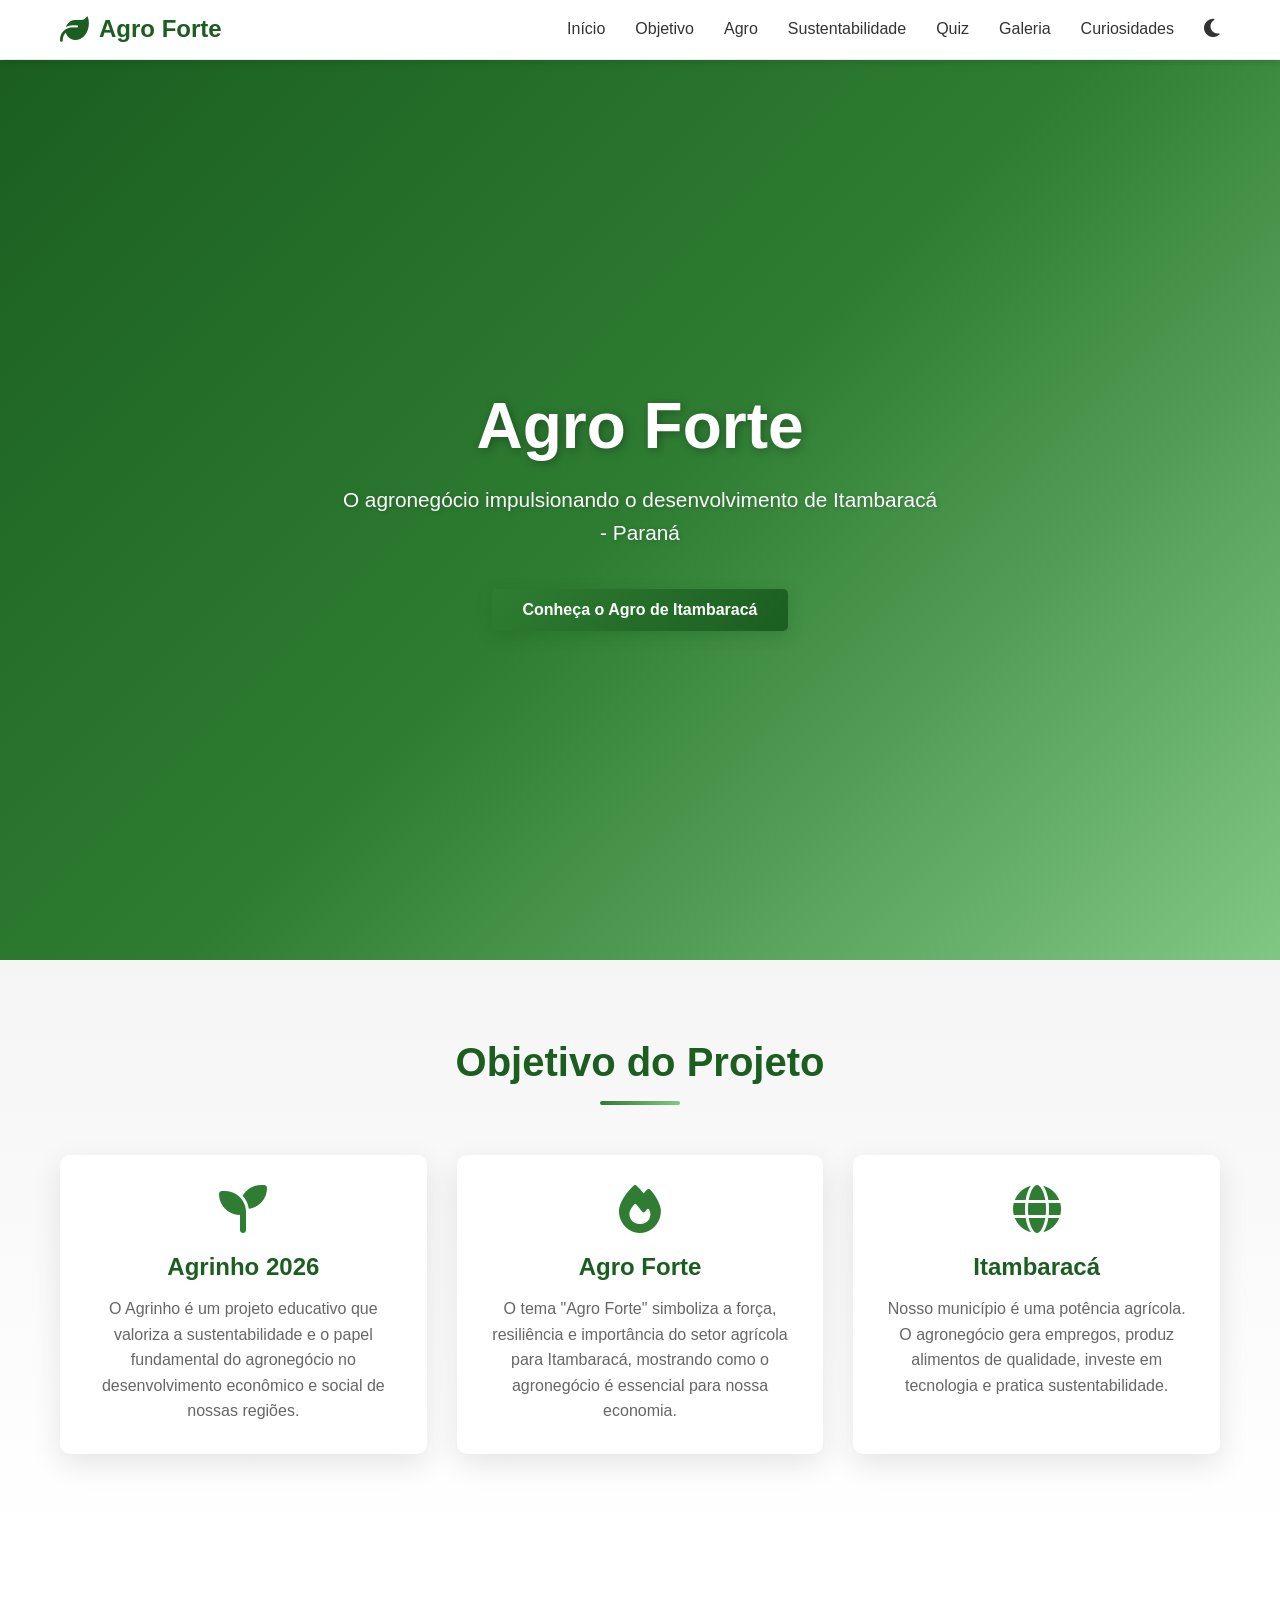
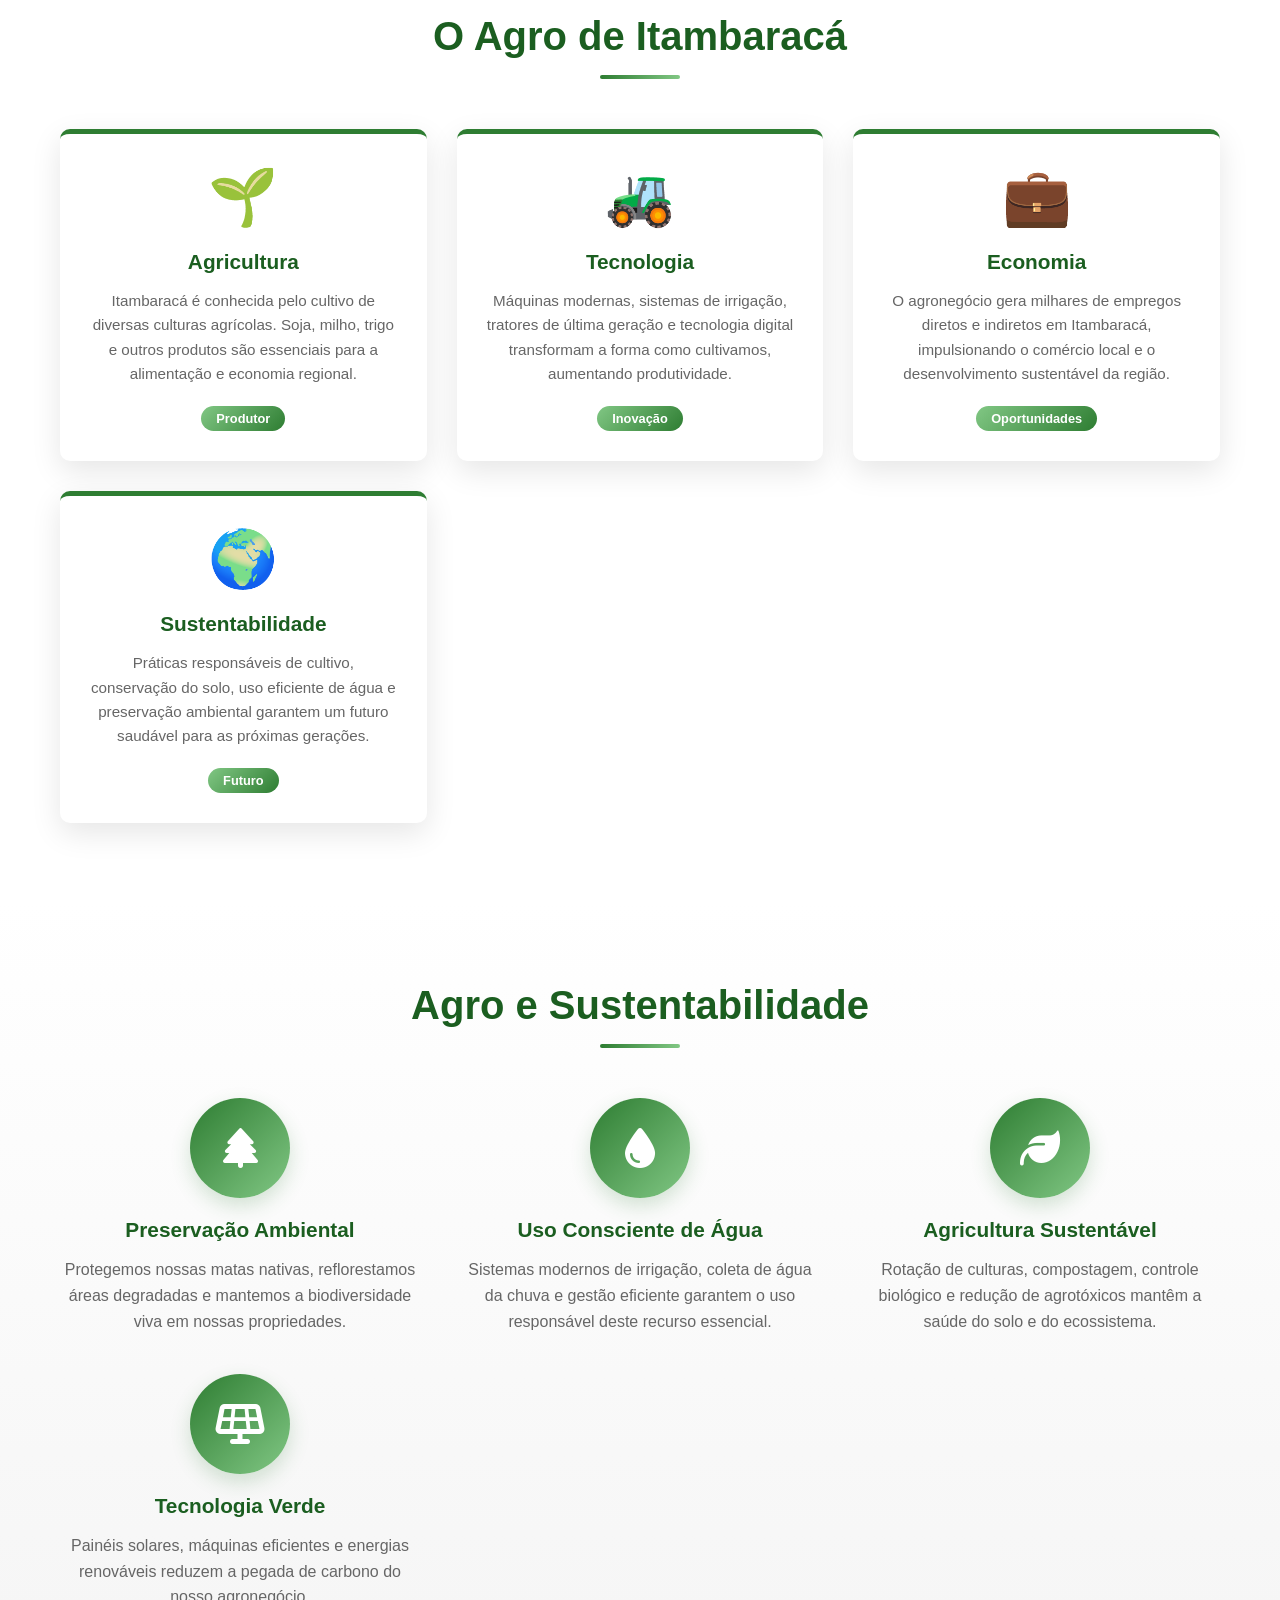
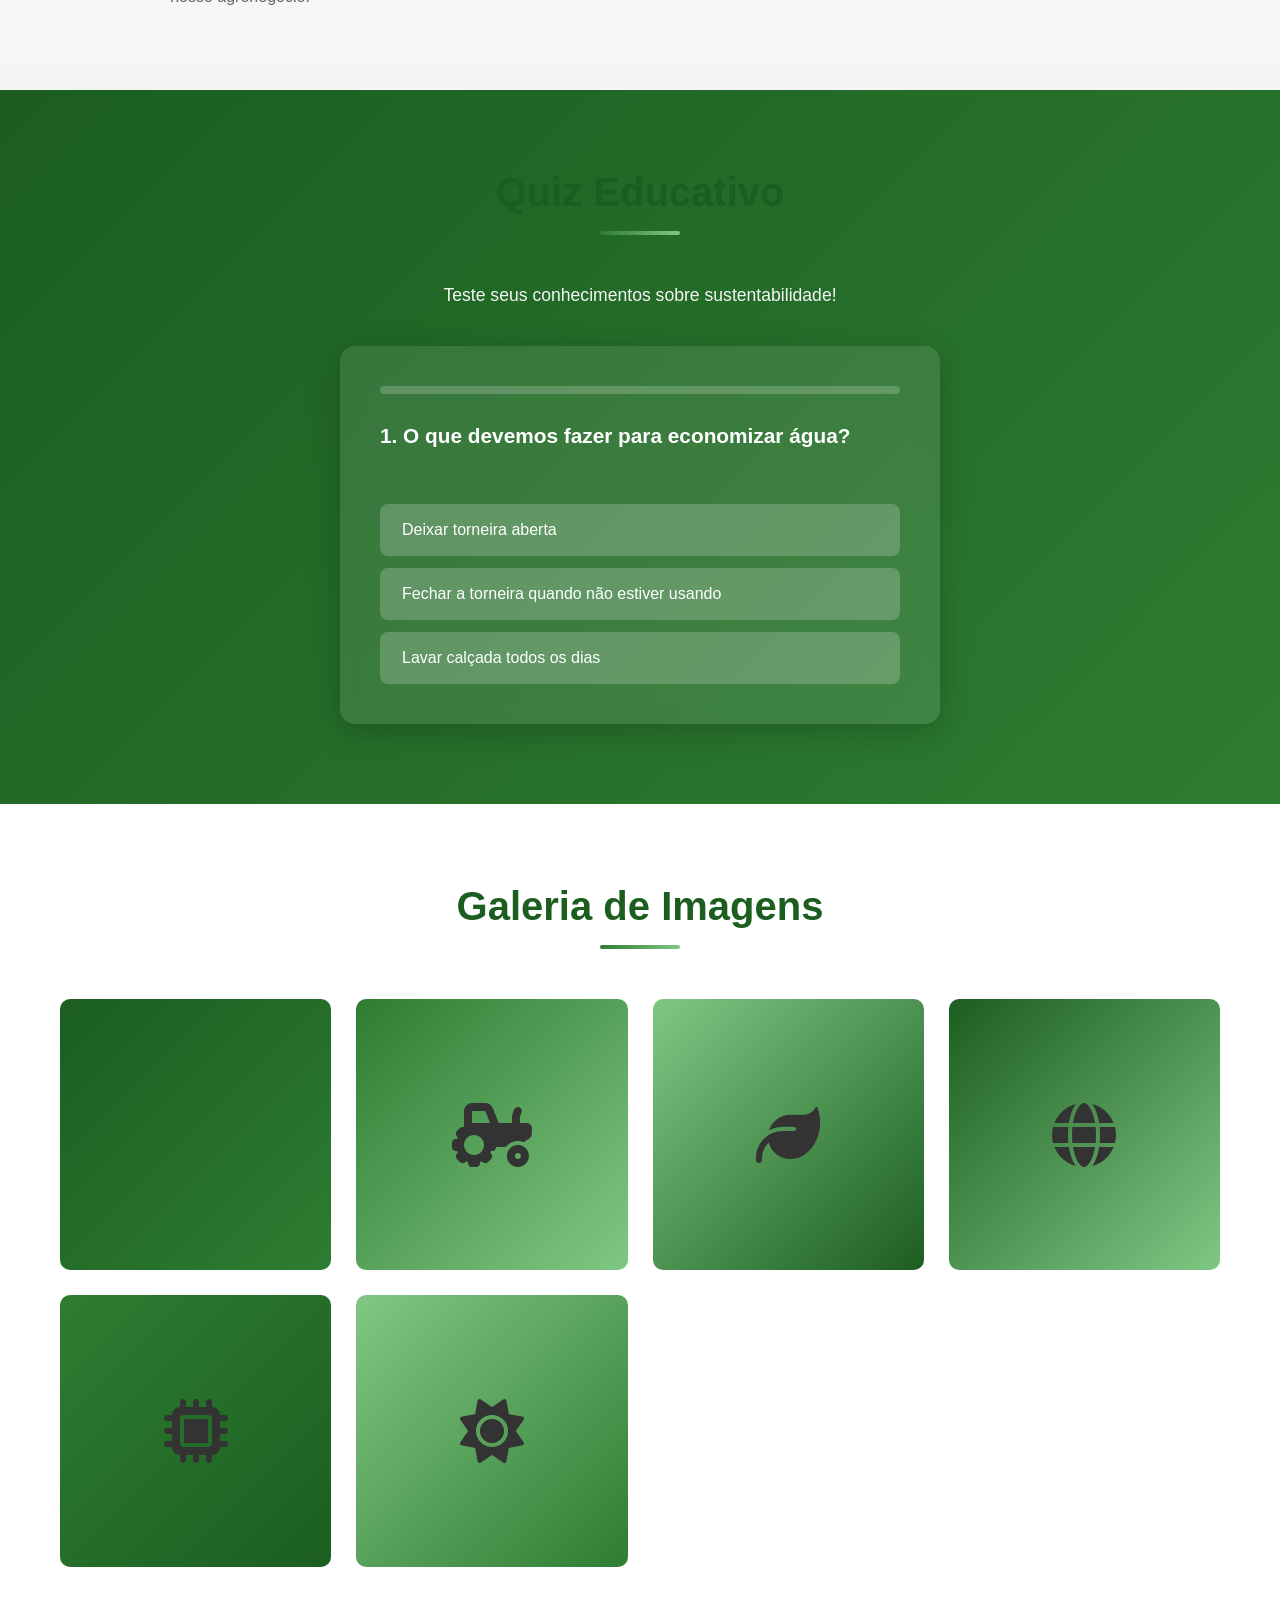
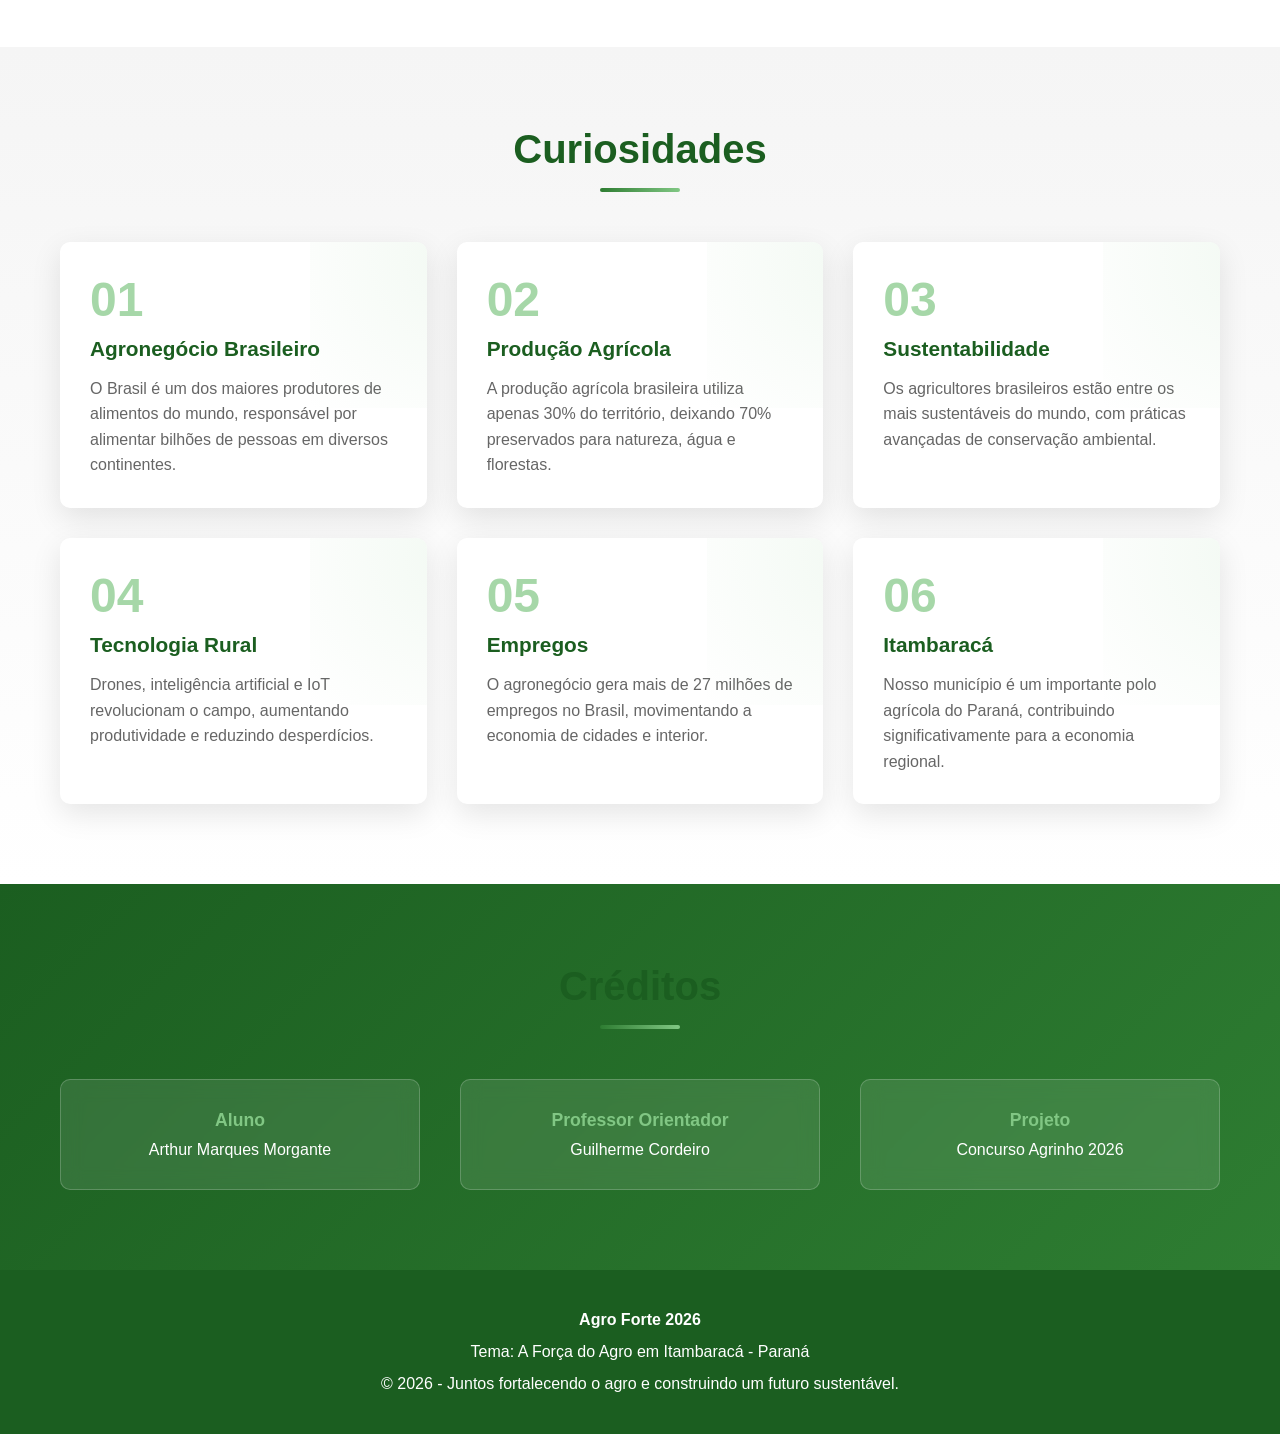
<file: index.html>
<!DOCTYPE html>
<html lang="pt-BR">
<head>
    <meta charset="UTF-8">
    <meta name="viewport" content="width=device-width, initial-scale=1.0">
    <title>Agro Forte - Projeto Agrinho 2026</title>
    <link rel="stylesheet" href="styles.css">
    <link rel="stylesheet" href="https://cdnjs.cloudflare.com/ajax/libs/font-awesome/6.4.0/css/all.min.css">
</head>
<body>
    <!-- Header/Navbar -->
    <header class="header">
        <div class="container">
            <div class="logo">
                <i class="fas fa-leaf"></i>
                <span>Agro Forte</span>
            </div>
            <nav class="nav">
                <button class="menu-toggle" id="menuToggle">
                    <i class="fas fa-bars"></i>
                </button>
                <ul class="nav-menu" id="navMenu">
                    <li><a href="#hero">Início</a></li>
                    <li><a href="#objetivo">Objetivo</a></li>
                    <li><a href="#cards">Agro</a></li>
                    <li><a href="#sustentabilidade">Sustentabilidade</a></li>
                    <li><a href="#quiz">Quiz</a></li>
                    <li><a href="#galeria">Galeria</a></li>
                    <li><a href="#curiosidades">Curiosidades</a></li>
                    <li><button class="theme-toggle" id="themeToggle">
                        <i class="fas fa-moon"></i>
                    </button></li>
                </ul>
            </nav>
        </div>
    </header>

    <!-- Hero Section -->
    <section id="hero" class="hero">
        <div class="parallax-bg" id="parallaxBg"></div>
        <div class="hero-content">
            <h1 class="hero-title animate-in">Agro Forte</h1>
            <p class="hero-subtitle animate-in">O agronegócio impulsionando o desenvolvimento de Itambaracá - Paraná</p>
            <button class="btn btn-primary" id="scrollBtn">Conheça o Agro de Itambaracá</button>
        </div>
    </section>

    <!-- Objetivo Section -->
    <section id="objetivo" class="section objetivo-section">
        <div class="container">
            <h2 class="section-title">Objetivo do Projeto</h2>
            <div class="objetivo-content">
                <div class="objetivo-card fade-in-up">
                    <i class="fas fa-seedling"></i>
                    <h3>Agrinho 2026</h3>
                    <p>O Agrinho é um projeto educativo que valoriza a sustentabilidade e o papel fundamental do agronegócio no desenvolvimento econômico e social de nossas regiões.</p>
                </div>
                <div class="objetivo-card fade-in-up" style="animation-delay: 0.2s;">
                    <i class="fas fa-fire"></i>
                    <h3>Agro Forte</h3>
                    <p>O tema "Agro Forte" simboliza a força, resiliência e importância do setor agrícola para Itambaracá, mostrando como o agronegócio é essencial para nossa economia.</p>
                </div>
                <div class="objetivo-card fade-in-up" style="animation-delay: 0.4s;">
                    <i class="fas fa-globe"></i>
                    <h3>Itambaracá</h3>
                    <p>Nosso município é uma potência agrícola. O agronegócio gera empregos, produz alimentos de qualidade, investe em tecnologia e pratica sustentabilidade.</p>
                </div>
            </div>
        </div>
    </section>

    <!-- Cards Agro Section -->
    <section id="cards" class="section cards-section">
        <div class="container">
            <h2 class="section-title">O Agro de Itambaracá</h2>
            <div class="cards-grid">
                <div class="card fade-in-up">
                    <div class="card-icon">🌱</div>
                    <h3>Agricultura</h3>
                    <p>Itambaracá é conhecida pelo cultivo de diversas culturas agrícolas. Soja, milho, trigo e outros produtos são essenciais para a alimentação e economia regional.</p>
                    <div class="card-footer">
                        <span class="badge">Produtor</span>
                    </div>
                </div>

                <div class="card fade-in-up" style="animation-delay: 0.1s;">
                    <div class="card-icon">🚜</div>
                    <h3>Tecnologia</h3>
                    <p>Máquinas modernas, sistemas de irrigação, tratores de última geração e tecnologia digital transformam a forma como cultivamos, aumentando produtividade.</p>
                    <div class="card-footer">
                        <span class="badge">Inovação</span>
                    </div>
                </div>

                <div class="card fade-in-up" style="animation-delay: 0.2s;">
                    <div class="card-icon">💼</div>
                    <h3>Economia</h3>
                    <p>O agronegócio gera milhares de empregos diretos e indiretos em Itambaracá, impulsionando o comércio local e o desenvolvimento sustentável da região.</p>
                    <div class="card-footer">
                        <span class="badge">Oportunidades</span>
                    </div>
                </div>

                <div class="card fade-in-up" style="animation-delay: 0.3s;">
                    <div class="card-icon">🌍</div>
                    <h3>Sustentabilidade</h3>
                    <p>Práticas responsáveis de cultivo, conservação do solo, uso eficiente de água e preservação ambiental garantem um futuro saudável para as próximas gerações.</p>
                    <div class="card-footer">
                        <span class="badge">Futuro</span>
                    </div>
                </div>
            </div>
        </div>
    </section>

    <!-- Sustentabilidade Section -->
    <section id="sustentabilidade" class="section sustentabilidade-section">
        <div class="container">
            <h2 class="section-title">Agro e Sustentabilidade</h2>
            <div class="sustentabilidade-content">
                <div class="sustent-item fade-in-up">
                    <div class="sustent-icon">
                        <i class="fas fa-tree"></i>
                    </div>
                    <h3>Preservação Ambiental</h3>
                    <p>Protegemos nossas matas nativas, reflorestamos áreas degradadas e mantemos a biodiversidade viva em nossas propriedades.</p>
                </div>

                <div class="sustent-item fade-in-up" style="animation-delay: 0.1s;">
                    <div class="sustent-icon">
                        <i class="fas fa-droplet"></i>
                    </div>
                    <h3>Uso Consciente de Água</h3>
                    <p>Sistemas modernos de irrigação, coleta de água da chuva e gestão eficiente garantem o uso responsável deste recurso essencial.</p>
                </div>

                <div class="sustent-item fade-in-up" style="animation-delay: 0.2s;">
                    <div class="sustent-icon">
                        <i class="fas fa-leaf"></i>
                    </div>
                    <h3>Agricultura Sustentável</h3>
                    <p>Rotação de culturas, compostagem, controle biológico e redução de agrotóxicos mantêm a saúde do solo e do ecossistema.</p>
                </div>

                <div class="sustent-item fade-in-up" style="animation-delay: 0.3s;">
                    <div class="sustent-icon">
                        <i class="fas fa-solar-panel"></i>
                    </div>
                    <h3>Tecnologia Verde</h3>
                    <p>Painéis solares, máquinas eficientes e energias renováveis reduzem a pegada de carbono do nosso agronegócio.</p>
                </div>
            </div>
        </div>
    </section>

    <!-- Quiz Section -->
    <section id="quiz" class="section quiz-section">
        <div class="container">
            <h2 class="section-title">Quiz Educativo</h2>
            <p class="quiz-subtitle">Teste seus conhecimentos sobre sustentabilidade!</p>
            
            <div class="quiz-container" id="quizContainer">
                <div class="quiz-progress">
                    <div class="progress-bar" id="progressBar"></div>
                </div>
                
                <div class="quiz-content">
                    <div id="quizQuestion" class="quiz-question"></div>
                    <div id="quizOptions" class="quiz-options"></div>
                </div>

                <div id="quizResult" class="quiz-result hidden">
                    <h3>Parabéns! 🎉</h3>
                    <p class="result-score" id="resultScore"></p>
                    <p class="result-message" id="resultMessage"></p>
                    <button class="btn btn-primary" onclick="resetQuiz()">Refazer Quiz</button>
                </div>
            </div>
        </div>
    </section>

    <!-- Galeria Section -->
    <section id="galeria" class="section galeria-section">
        <div class="container">
            <h2 class="section-title">Galeria de Imagens</h2>
            <div class="galeria-grid">
                <div class="galeria-item fade-in-up">
                    <div class="galeria-image" style="background: linear-gradient(135deg, #1B5E20 0%, #2E7D32 100%);">
                        <i class="fas fa-wheat"></i>
                    </div>
                    <p>Campos de Agricultura</p>
                </div>

                <div class="galeria-item fade-in-up" style="animation-delay: 0.1s;">
                    <div class="galeria-image" style="background: linear-gradient(135deg, #2E7D32 0%, #81C784 100%);">
                        <i class="fas fa-tractor"></i>
                    </div>
                    <p>Máquinas Modernas</p>
                </div>

                <div class="galeria-item fade-in-up" style="animation-delay: 0.2s;">
                    <div class="galeria-image" style="background: linear-gradient(135deg, #81C784 0%, #1B5E20 100%);">
                        <i class="fas fa-leaf"></i>
                    </div>
                    <p>Plantações Verdes</p>
                </div>

                <div class="galeria-item fade-in-up" style="animation-delay: 0.3s;">
                    <div class="galeria-image" style="background: linear-gradient(135deg, #1B5E20 0%, #81C784 100%);">
                        <i class="fas fa-globe"></i>
                    </div>
                    <p>Sustentabilidade</p>
                </div>

                <div class="galeria-item fade-in-up" style="animation-delay: 0.4s;">
                    <div class="galeria-image" style="background: linear-gradient(135deg, #2E7D32 0%, #1B5E20 100%);">
                        <i class="fas fa-microchip"></i>
                    </div>
                    <p>Tecnologia Rural</p>
                </div>

                <div class="galeria-item fade-in-up" style="animation-delay: 0.5s;">
                    <div class="galeria-image" style="background: linear-gradient(135deg, #81C784 0%, #2E7D32 100%);">
                        <i class="fas fa-sun"></i>
                    </div>
                    <p>Energia Renovável</p>
                </div>
            </div>
        </div>
    </section>

    <!-- Curiosidades Section -->
    <section id="curiosidades" class="section curiosidades-section">
        <div class="container">
            <h2 class="section-title">Curiosidades</h2>
            <div class="curiosidades-grid">
                <div class="curiosidade-card fade-in-up">
                    <div class="curiosidade-number">01</div>
                    <h3>Agronegócio Brasileiro</h3>
                    <p>O Brasil é um dos maiores produtores de alimentos do mundo, responsável por alimentar bilhões de pessoas em diversos continentes.</p>
                </div>

                <div class="curiosidade-card fade-in-up" style="animation-delay: 0.1s;">
                    <div class="curiosidade-number">02</div>
                    <h3>Produção Agrícola</h3>
                    <p>A produção agrícola brasileira utiliza apenas 30% do território, deixando 70% preservados para natureza, água e florestas.</p>
                </div>

                <div class="curiosidade-card fade-in-up" style="animation-delay: 0.2s;">
                    <div class="curiosidade-number">03</div>
                    <h3>Sustentabilidade</h3>
                    <p>Os agricultores brasileiros estão entre os mais sustentáveis do mundo, com práticas avançadas de conservação ambiental.</p>
                </div>

                <div class="curiosidade-card fade-in-up" style="animation-delay: 0.3s;">
                    <div class="curiosidade-number">04</div>
                    <h3>Tecnologia Rural</h3>
                    <p>Drones, inteligência artificial e IoT revolucionam o campo, aumentando produtividade e reduzindo desperdícios.</p>
                </div>

                <div class="curiosidade-card fade-in-up" style="animation-delay: 0.4s;">
                    <div class="curiosidade-number">05</div>
                    <h3>Empregos</h3>
                    <p>O agronegócio gera mais de 27 milhões de empregos no Brasil, movimentando a economia de cidades e interior.</p>
                </div>

                <div class="curiosidade-card fade-in-up" style="animation-delay: 0.5s;">
                    <div class="curiosidade-number">06</div>
                    <h3>Itambaracá</h3>
                    <p>Nosso município é um importante polo agrícola do Paraná, contribuindo significativamente para a economia regional.</p>
                </div>
            </div>
        </div>
    </section>

    <!-- Créditos Section -->
    <section id="creditos" class="section creditos-section">
        <div class="container">
            <h2 class="section-title">Créditos</h2>
            <div class="creditos-content">
                <div class="credito-item">
                    <h4>Aluno</h4>
                    <p>Arthur Marques Morgante</p>
                </div>
                <div class="credito-item">
                    <h4>Professor Orientador</h4>
                    <p>Guilherme Cordeiro</p>
                </div>
                <div class="credito-item">
                    <h4>Projeto</h4>
                    <p>Concurso Agrinho 2026</p>
                </div>
            </div>
        </div>
    </section>

    <!-- Footer -->
    <footer class="footer">
        <div class="container">
            <div class="footer-content">
                <p><strong>Agro Forte 2026</strong></p>
                <p>Tema: A Força do Agro em Itambaracá - Paraná</p>
                <p>© 2026 - Juntos fortalecendo o agro e construindo um futuro sustentável.</p>
            </div>
        </div>
    </footer>

    <!-- Back to Top Button -->
    <button class="back-to-top" id="backToTopBtn">
        <i class="fas fa-arrow-up"></i>
    </button>

    <script src="script.js"></script>
</body>
</html>
</file>
<file: styles.css>
/* ======================== */
/* VARIÁVEIS E RESET */
/* ======================== */

:root {
    --color-dark-green: #1B5E20;
    --color-medium-green: #2E7D32;
    --color-light-green: #81C784;
    --color-white: #FFFFFF;
    --color-light-gray: #F5F5F5;
    --color-dark-gray: #333333;
    --color-text: #333333;
    --transition: all 0.3s ease;
    --shadow: 0 10px 30px rgba(0, 0, 0, 0.1);
    --shadow-hover: 0 15px 40px rgba(0, 0, 0, 0.15);
}

/* Dark Mode */
body.dark-mode {
    --color-dark-gray: #FFFFFF;
    --color-text: #FFFFFF;
    --color-light-gray: #1A1A1A;
    background-color: #0D0D0D;
    color: #FFFFFF;
}

* {
    margin: 0;
    padding: 0;
    box-sizing: border-box;
}

html {
    scroll-behavior: smooth;
}

body {
    font-family: 'Segoe UI', Tahoma, Geneva, Verdana, sans-serif;
    background-color: var(--color-white);
    color: var(--color-text);
    transition: background-color 0.3s ease;
}

/* ======================== */
/* LAYOUT GERAL */
/* ======================== */

.container {
    max-width: 1200px;
    margin: 0 auto;
    padding: 0 20px;
}

.section {
    padding: 80px 0;
}

.section-title {
    font-size: 2.5rem;
    color: var(--color-dark-green);
    text-align: center;
    margin-bottom: 50px;
    font-weight: 700;
    position: relative;
    padding-bottom: 20px;
}

.section-title::after {
    content: '';
    position: absolute;
    bottom: 0;
    left: 50%;
    transform: translateX(-50%);
    width: 80px;
    height: 4px;
    background: linear-gradient(90deg, var(--color-medium-green), var(--color-light-green));
    border-radius: 2px;
}

body.dark-mode .section-title {
    color: var(--color-light-green);
}

/* ======================== */
/* HEADER/NAVBAR */
/* ======================== */

.header {
    position: fixed;
    top: 0;
    left: 0;
    right: 0;
    background: var(--color-white);
    box-shadow: 0 4px 6px rgba(0, 0, 0, 0.1);
    z-index: 1000;
    transition: var(--transition);
}

body.dark-mode .header {
    background: #1A1A1A;
    color: var(--color-white);
}

.header .container {
    display: flex;
    justify-content: space-between;
    align-items: center;
    padding: 15px 20px;
}

.logo {
    display: flex;
    align-items: center;
    gap: 10px;
    font-size: 1.5rem;
    font-weight: 700;
    color: var(--color-dark-green);
    text-decoration: none;
}

body.dark-mode .logo {
    color: var(--color-light-green);
}

.logo i {
    font-size: 1.8rem;
}

.nav {
    display: flex;
    align-items: center;
}

.nav-menu {
    display: flex;
    list-style: none;
    gap: 30px;
    align-items: center;
}

.nav-menu a {
    text-decoration: none;
    color: var(--color-text);
    font-weight: 500;
    transition: var(--transition);
    position: relative;
}

.nav-menu a::after {
    content: '';
    position: absolute;
    bottom: -5px;
    left: 0;
    width: 0;
    height: 2px;
    background: var(--color-medium-green);
    transition: width 0.3s ease;
}

.nav-menu a:hover::after {
    width: 100%;
}

.menu-toggle {
    display: none;
    background: none;
    border: none;
    font-size: 1.5rem;
    cursor: pointer;
    color: var(--color-text);
}

.theme-toggle {
    background: none;
    border: none;
    font-size: 1.3rem;
    cursor: pointer;
    color: var(--color-text);
    transition: var(--transition);
}

.theme-toggle:hover {
    color: var(--color-medium-green);
    transform: rotate(20deg);
}

/* ======================== */
/* RESPONSIVO - MENU */
/* ======================== */

@media (max-width: 768px) {
    .menu-toggle {
        display: block;
    }

    .nav-menu {
        position: absolute;
        top: 100%;
        left: 0;
        right: 0;
        flex-direction: column;
        background: var(--color-white);
        gap: 0;
        max-height: 0;
        overflow: hidden;
        transition: max-height 0.3s ease;
    }

    body.dark-mode .nav-menu {
        background: #1A1A1A;
    }

    .nav-menu.active {
        max-height: 400px;
    }

    .nav-menu li {
        padding: 15px 20px;
        width: 100%;
    }

    .nav-menu a::after {
        display: none;
    }

    .nav-menu li:hover {
        background: var(--color-light-gray);
    }

    body.dark-mode .nav-menu li:hover {
        background: #2A2A2A;
    }
}

/* ======================== */
/* HERO SECTION */
/* ======================== */

.hero {
    position: relative;
    height: 100vh;
    display: flex;
    align-items: center;
    justify-content: center;
    overflow: hidden;
    margin-top: 60px;
}

.parallax-bg {
    position: absolute;
    top: 0;
    left: 0;
    right: 0;
    bottom: 0;
    background: linear-gradient(135deg, var(--color-dark-green) 0%, var(--color-medium-green) 50%, var(--color-light-green) 100%);
    z-index: 1;
}

.hero::before {
    content: '';
    position: absolute;
    top: 0;
    left: 0;
    right: 0;
    bottom: 0;
    background: url('data:image/svg+xml,<svg xmlns="http://www.w3.org/2000/svg" viewBox="0 0 1200 600"><defs><pattern id="grid" width="40" height="40" patternUnits="userSpaceOnUse"><path d="M 40 0 L 0 0 0 40" fill="none" stroke="rgba(255,255,255,0.1)" stroke-width="1"/></pattern></pattern></defs><rect width="1200" height="600" fill="url(%23grid)"/></svg>');
    z-index: 1;
}

.hero-content {
    position: relative;
    z-index: 2;
    text-align: center;
    color: var(--color-white);
    animation: fadeInUp 0.8s ease forwards;
}

.hero-title {
    font-size: 4rem;
    font-weight: 800;
    margin-bottom: 20px;
    text-shadow: 2px 2px 10px rgba(0, 0, 0, 0.3);
}

.hero-subtitle {
    font-size: 1.3rem;
    margin-bottom: 40px;
    max-width: 600px;
    margin-left: auto;
    margin-right: auto;
    line-height: 1.6;
    text-shadow: 1px 1px 5px rgba(0, 0, 0, 0.2);
}

@media (max-width: 768px) {
    .hero {
        margin-top: 60px;
        height: 80vh;
    }

    .hero-title {
        font-size: 2.5rem;
    }

    .hero-subtitle {
        font-size: 1rem;
    }
}

/* ======================== */
/* BOTÕES */
/* ======================== */

.btn {
    padding: 12px 30px;
    border: none;
    border-radius: 5px;
    font-size: 1rem;
    font-weight: 600;
    cursor: pointer;
    transition: var(--transition);
    text-decoration: none;
    display: inline-block;
}

.btn-primary {
    background: linear-gradient(135deg, var(--color-medium-green), var(--color-dark-green));
    color: var(--color-white);
    box-shadow: 0 4px 15px rgba(27, 94, 32, 0.3);
}

.btn-primary:hover {
    transform: translateY(-3px);
    box-shadow: 0 6px 20px rgba(27, 94, 32, 0.4);
}

.btn-primary:active {
    transform: translateY(-1px);
}

/* ======================== */
/* ANIMAÇÕES */
/* ======================== */

@keyframes fadeInUp {
    from {
        opacity: 0;
        transform: translateY(30px);
    }
    to {
        opacity: 1;
        transform: translateY(0);
    }
}

@keyframes fadeInDown {
    from {
        opacity: 0;
        transform: translateY(-30px);
    }
    to {
        opacity: 1;
        transform: translateY(0);
    }
}

@keyframes slideInLeft {
    from {
        opacity: 0;
        transform: translateX(-50px);
    }
    to {
        opacity: 1;
        transform: translateX(0);
    }
}

@keyframes slideInRight {
    from {
        opacity: 0;
        transform: translateX(50px);
    }
    to {
        opacity: 1;
        transform: translateX(0);
    }
}

@keyframes float {
    0%, 100% {
        transform: translateY(0px);
    }
    50% {
        transform: translateY(-20px);
    }
}

@keyframes scaleIn {
    from {
        opacity: 0;
        transform: scale(0.9);
    }
    to {
        opacity: 1;
        transform: scale(1);
    }
}

.animate-in {
    animation: fadeInUp 0.8s ease forwards;
}

.fade-in-up {
    opacity: 0;
    animation: fadeInUp 0.6s ease forwards;
}

/* ======================== */
/* OBJETIVO SECTION */
/* ======================== */

.objetivo-section {
    background: linear-gradient(180deg, var(--color-light-gray), var(--color-white));
}

body.dark-mode .objetivo-section {
    background: linear-gradient(180deg, #0D0D0D, #1A1A1A);
}

.objetivo-content {
    display: grid;
    grid-template-columns: repeat(auto-fit, minmax(300px, 1fr));
    gap: 30px;
}

.objetivo-card {
    background: var(--color-white);
    padding: 30px;
    border-radius: 10px;
    text-align: center;
    box-shadow: var(--shadow);
    transition: var(--transition);
}

body.dark-mode .objetivo-card {
    background: #1A1A1A;
    color: var(--color-white);
}

.objetivo-card:hover {
    transform: translateY(-10px);
    box-shadow: var(--shadow-hover);
}

.objetivo-card i {
    font-size: 3rem;
    color: var(--color-medium-green);
    margin-bottom: 20px;
    display: block;
}

.objetivo-card h3 {
    font-size: 1.5rem;
    margin-bottom: 15px;
    color: var(--color-dark-green);
}

body.dark-mode .objetivo-card h3 {
    color: var(--color-light-green);
}

.objetivo-card p {
    line-height: 1.6;
    color: #666;
}

body.dark-mode .objetivo-card p {
    color: #AAA;
}

/* ======================== */
/* CARDS SECTION */
/* ======================== */

.cards-grid {
    display: grid;
    grid-template-columns: repeat(auto-fit, minmax(280px, 1fr));
    gap: 30px;
}

.card {
    background: var(--color-white);
    border-radius: 10px;
    padding: 30px;
    text-align: center;
    box-shadow: var(--shadow);
    transition: var(--transition);
    border-top: 5px solid var(--color-medium-green);
}

body.dark-mode .card {
    background: #1A1A1A;
    color: var(--color-white);
}

.card:hover {
    transform: translateY(-15px);
    box-shadow: var(--shadow-hover);
    border-top-color: var(--color-light-green);
}

.card-icon {
    font-size: 3.5rem;
    margin-bottom: 20px;
    display: block;
}

.card h3 {
    font-size: 1.3rem;
    margin-bottom: 15px;
    color: var(--color-dark-green);
}

body.dark-mode .card h3 {
    color: var(--color-light-green);
}

.card p {
    line-height: 1.6;
    color: #666;
    margin-bottom: 20px;
    font-size: 0.95rem;
}

body.dark-mode .card p {
    color: #AAA;
}

.card-footer {
    display: flex;
    justify-content: center;
    gap: 10px;
}

.badge {
    display: inline-block;
    background: linear-gradient(135deg, var(--color-light-green), var(--color-medium-green));
    color: white;
    padding: 5px 15px;
    border-radius: 20px;
    font-size: 0.8rem;
    font-weight: 600;
}

/* ======================== */
/* SUSTENTABILIDADE SECTION */
/* ======================== */

.sustentabilidade-section {
    background: linear-gradient(180deg, var(--color-white), var(--color-light-gray));
}

body.dark-mode .sustentabilidade-section {
    background: linear-gradient(180deg, #1A1A1A, #0D0D0D);
}

.sustentabilidade-content {
    display: grid;
    grid-template-columns: repeat(auto-fit, minmax(280px, 1fr));
    gap: 40px;
}

.sustent-item {
    text-align: center;
}

.sustent-icon {
    width: 100px;
    height: 100px;
    background: linear-gradient(135deg, var(--color-medium-green), var(--color-light-green));
    border-radius: 50%;
    display: flex;
    align-items: center;
    justify-content: center;
    margin: 0 auto 20px;
    box-shadow: 0 8px 20px rgba(46, 125, 50, 0.2);
    transition: var(--transition);
}

.sustent-item:hover .sustent-icon {
    transform: scale(1.1) rotateY(360deg);
    box-shadow: 0 10px 30px rgba(46, 125, 50, 0.3);
}

.sustent-icon i {
    font-size: 2.5rem;
    color: var(--color-white);
}

.sustent-item h3 {
    font-size: 1.3rem;
    margin-bottom: 15px;
    color: var(--color-dark-green);
}

body.dark-mode .sustent-item h3 {
    color: var(--color-light-green);
}

.sustent-item p {
    line-height: 1.6;
    color: #666;
}

body.dark-mode .sustent-item p {
    color: #AAA;
}

/* ======================== */
/* QUIZ SECTION */
/* ======================== */

.quiz-section {
    background: linear-gradient(135deg, var(--color-dark-green) 0%, var(--color-medium-green) 100%);
    color: var(--color-white);
}

.quiz-subtitle {
    color: var(--color-light-gray);
    text-align: center;
    font-size: 1.1rem;
    margin-bottom: 40px;
}

.quiz-container {
    max-width: 600px;
    margin: 0 auto;
    background: rgba(255, 255, 255, 0.1);
    backdrop-filter: blur(10px);
    padding: 40px;
    border-radius: 15px;
    box-shadow: 0 8px 32px rgba(0, 0, 0, 0.2);
}

.quiz-progress {
    margin-bottom: 30px;
    height: 8px;
    background: rgba(255, 255, 255, 0.2);
    border-radius: 10px;
    overflow: hidden;
}

.progress-bar {
    height: 100%;
    background: linear-gradient(90deg, var(--color-light-green), var(--color-white));
    width: 0%;
    transition: width 0.3s ease;
}

.quiz-question {
    font-size: 1.3rem;
    margin-bottom: 30px;
    font-weight: 600;
    min-height: 50px;
}

.quiz-options {
    display: flex;
    flex-direction: column;
    gap: 12px;
}

.quiz-option {
    background: rgba(255, 255, 255, 0.2);
    border: 2px solid transparent;
    padding: 15px 20px;
    border-radius: 8px;
    cursor: pointer;
    transition: var(--transition);
    color: var(--color-white);
    text-align: left;
    font-size: 1rem;
}

.quiz-option:hover {
    background: rgba(255, 255, 255, 0.3);
    transform: translateX(5px);
}

.quiz-option.selected {
    background: rgba(255, 255, 255, 0.4);
    border-color: var(--color-light-green);
}

.quiz-option.correct {
    background: rgba(129, 199, 132, 0.3);
    border-color: var(--color-light-green);
}

.quiz-option.incorrect {
    background: rgba(244, 67, 54, 0.3);
    border-color: #f44336;
}

.quiz-result {
    text-align: center;
    animation: scaleIn 0.5s ease;
}

.quiz-result.hidden {
    display: none;
}

.quiz-result h3 {
    font-size: 2rem;
    margin-bottom: 20px;
}

.result-score {
    font-size: 2.5rem;
    font-weight: 700;
    margin-bottom: 15px;
}

.result-message {
    font-size: 1.1rem;
    margin-bottom: 30px;
    line-height: 1.6;
}

/* ======================== */
/* GALERIA SECTION */
/* ======================== */

.galeria-grid {
    display: grid;
    grid-template-columns: repeat(auto-fit, minmax(250px, 1fr));
    gap: 25px;
}

.galeria-item {
    position: relative;
    border-radius: 10px;
    overflow: hidden;
    cursor: pointer;
}

.galeria-image {
    width: 100%;
    aspect-ratio: 1;
    display: flex;
    align-items: center;
    justify-content: center;
    font-size: 4rem;
    transition: var(--transition);
    position: relative;
}

.galeria-item:hover .galeria-image {
    transform: scale(1.1);
    filter: brightness(1.2);
}

.galeria-item::after {
    content: '';
    position: absolute;
    top: 0;
    left: 0;
    right: 0;
    bottom: 0;
    background: rgba(0, 0, 0, 0.5);
    opacity: 0;
    transition: var(--transition);
}

.galeria-item:hover::after {
    opacity: 1;
}

.galeria-item p {
    position: absolute;
    bottom: 20px;
    left: 20px;
    right: 20px;
    color: var(--color-white);
    font-weight: 600;
    font-size: 1rem;
    opacity: 0;
    transform: translateY(10px);
    transition: var(--transition);
    z-index: 10;
}

.galeria-item:hover p {
    opacity: 1;
    transform: translateY(0);
}

/* ======================== */
/* CURIOSIDADES SECTION */
/* ======================== */

.curiosidades-section {
    background: linear-gradient(180deg, var(--color-light-gray), var(--color-white));
}

body.dark-mode .curiosidades-section {
    background: linear-gradient(180deg, #0D0D0D, #1A1A1A);
}

.curiosidades-grid {
    display: grid;
    grid-template-columns: repeat(auto-fit, minmax(300px, 1fr));
    gap: 30px;
}

.curiosidade-card {
    background: var(--color-white);
    padding: 30px;
    border-radius: 10px;
    box-shadow: var(--shadow);
    transition: var(--transition);
    position: relative;
    overflow: hidden;
}

body.dark-mode .curiosidade-card {
    background: #1A1A1A;
    color: var(--color-white);
}

.curiosidade-card::before {
    content: '';
    position: absolute;
    top: -50%;
    right: -50%;
    width: 300px;
    height: 300px;
    background: radial-gradient(circle, var(--color-light-green), transparent);
    opacity: 0.1;
    transition: var(--transition);
}

.curiosidade-card:hover {
    transform: translateY(-10px);
    box-shadow: var(--shadow-hover);
}

.curiosidade-card:hover::before {
    top: -20%;
    right: -20%;
}

.curiosidade-number {
    font-size: 3rem;
    font-weight: 800;
    color: var(--color-light-green);
    margin-bottom: 10px;
    opacity: 0.7;
}

.curiosidade-card h3 {
    font-size: 1.3rem;
    margin-bottom: 15px;
    color: var(--color-dark-green);
}

body.dark-mode .curiosidade-card h3 {
    color: var(--color-light-green);
}

.curiosidade-card p {
    line-height: 1.6;
    color: #666;
}

body.dark-mode .curiosidade-card p {
    color: #AAA;
}

/* ======================== */
/* CRÉDITOS SECTION */
/* ======================== */

.creditos-section {
    background: linear-gradient(135deg, var(--color-dark-green) 0%, var(--color-medium-green) 100%);
    color: var(--color-white);
}

.creditos-content {
    display: grid;
    grid-template-columns: repeat(auto-fit, minmax(250px, 1fr));
    gap: 40px;
    text-align: center;
}

.credito-item {
    background: rgba(255, 255, 255, 0.1);
    backdrop-filter: blur(10px);
    padding: 30px;
    border-radius: 10px;
    border: 1px solid rgba(255, 255, 255, 0.2);
    transition: var(--transition);
}

.credito-item:hover {
    background: rgba(255, 255, 255, 0.2);
    transform: translateY(-5px);
}

.credito-item h4 {
    font-size: 1.1rem;
    margin-bottom: 10px;
    color: var(--color-light-green);
}

.credito-item p {
    font-size: 1rem;
}

/* ======================== */
/* FOOTER */
/* ======================== */

.footer {
    background: var(--color-dark-green);
    color: var(--color-white);
    padding: 30px 0;
    text-align: center;
}

body.dark-mode .footer {
    background: #0D0D0D;
    border-top: 1px solid var(--color-medium-green);
}

.footer-content p {
    margin: 8px 0;
    line-height: 1.5;
}

/* ======================== */
/* BACK TO TOP */
/* ======================== */

.back-to-top {
    position: fixed;
    bottom: 30px;
    right: 30px;
    width: 50px;
    height: 50px;
    background: linear-gradient(135deg, var(--color-medium-green), var(--color-dark-green));
    color: var(--color-white);
    border: none;
    border-radius: 50%;
    cursor: pointer;
    font-size: 1.5rem;
    display: none;
    align-items: center;
    justify-content: center;
    box-shadow: 0 4px 15px rgba(27, 94, 32, 0.3);
    transition: var(--transition);
    z-index: 999;
}

.back-to-top.show {
    display: flex;
}

.back-to-top:hover {
    transform: translateY(-5px);
    box-shadow: 0 6px 20px rgba(27, 94, 32, 0.4);
}

/* ======================== */
/* RESPONSIVO */
/* ======================== */

@media (max-width: 1024px) {
    .section {
        padding: 60px 0;
    }

    .section-title {
        font-size: 2rem;
    }
}

@media (max-width: 768px) {
    .hero-title {
        font-size: 2.5rem;
    }

    .hero-subtitle {
        font-size: 1rem;
    }

    .section {
        padding: 50px 0;
    }

    .section-title {
        font-size: 1.8rem;
        margin-bottom: 35px;
    }

    .objetivo-content,
    .cards-grid,
    .sustentabilidade-content,
    .curiosidades-grid,
    .creditos-content {
        gap: 20px;
    }

    .quiz-container {
        padding: 25px;
    }

    .back-to-top {
        bottom: 20px;
        right: 20px;
        width: 45px;
        height: 45px;
        font-size: 1.2rem;
    }
}

@media (max-width: 480px) {
    .container {
        padding: 0 15px;
    }

    .hero {
        margin-top: 60px;
        height: 70vh;
    }

    .hero-title {
        font-size: 1.8rem;
    }

    .hero-subtitle {
        font-size: 0.9rem;
    }

    .section {
        padding: 40px 0;
    }

    .section-title {
        font-size: 1.5rem;
        margin-bottom: 25px;
    }

    .card,
    .objetivo-card,
    .curiosidade-card,
    .sustent-item {
        padding: 20px;
    }

    .quiz-container {
        padding: 20px;
    }

    .quiz-question {
        font-size: 1.1rem;
    }

    .quiz-option {
        padding: 12px 15px;
        font-size: 0.9rem;
    }

    .galeria-item {
        aspect-ratio: auto;
    }

    .galeria-image {
        aspect-ratio: 1;
        font-size: 3rem;
    }

    .nav-menu {
        gap: 0;
    }

    .nav-menu li {
        padding: 12px 15px;
    }
}
</file>
